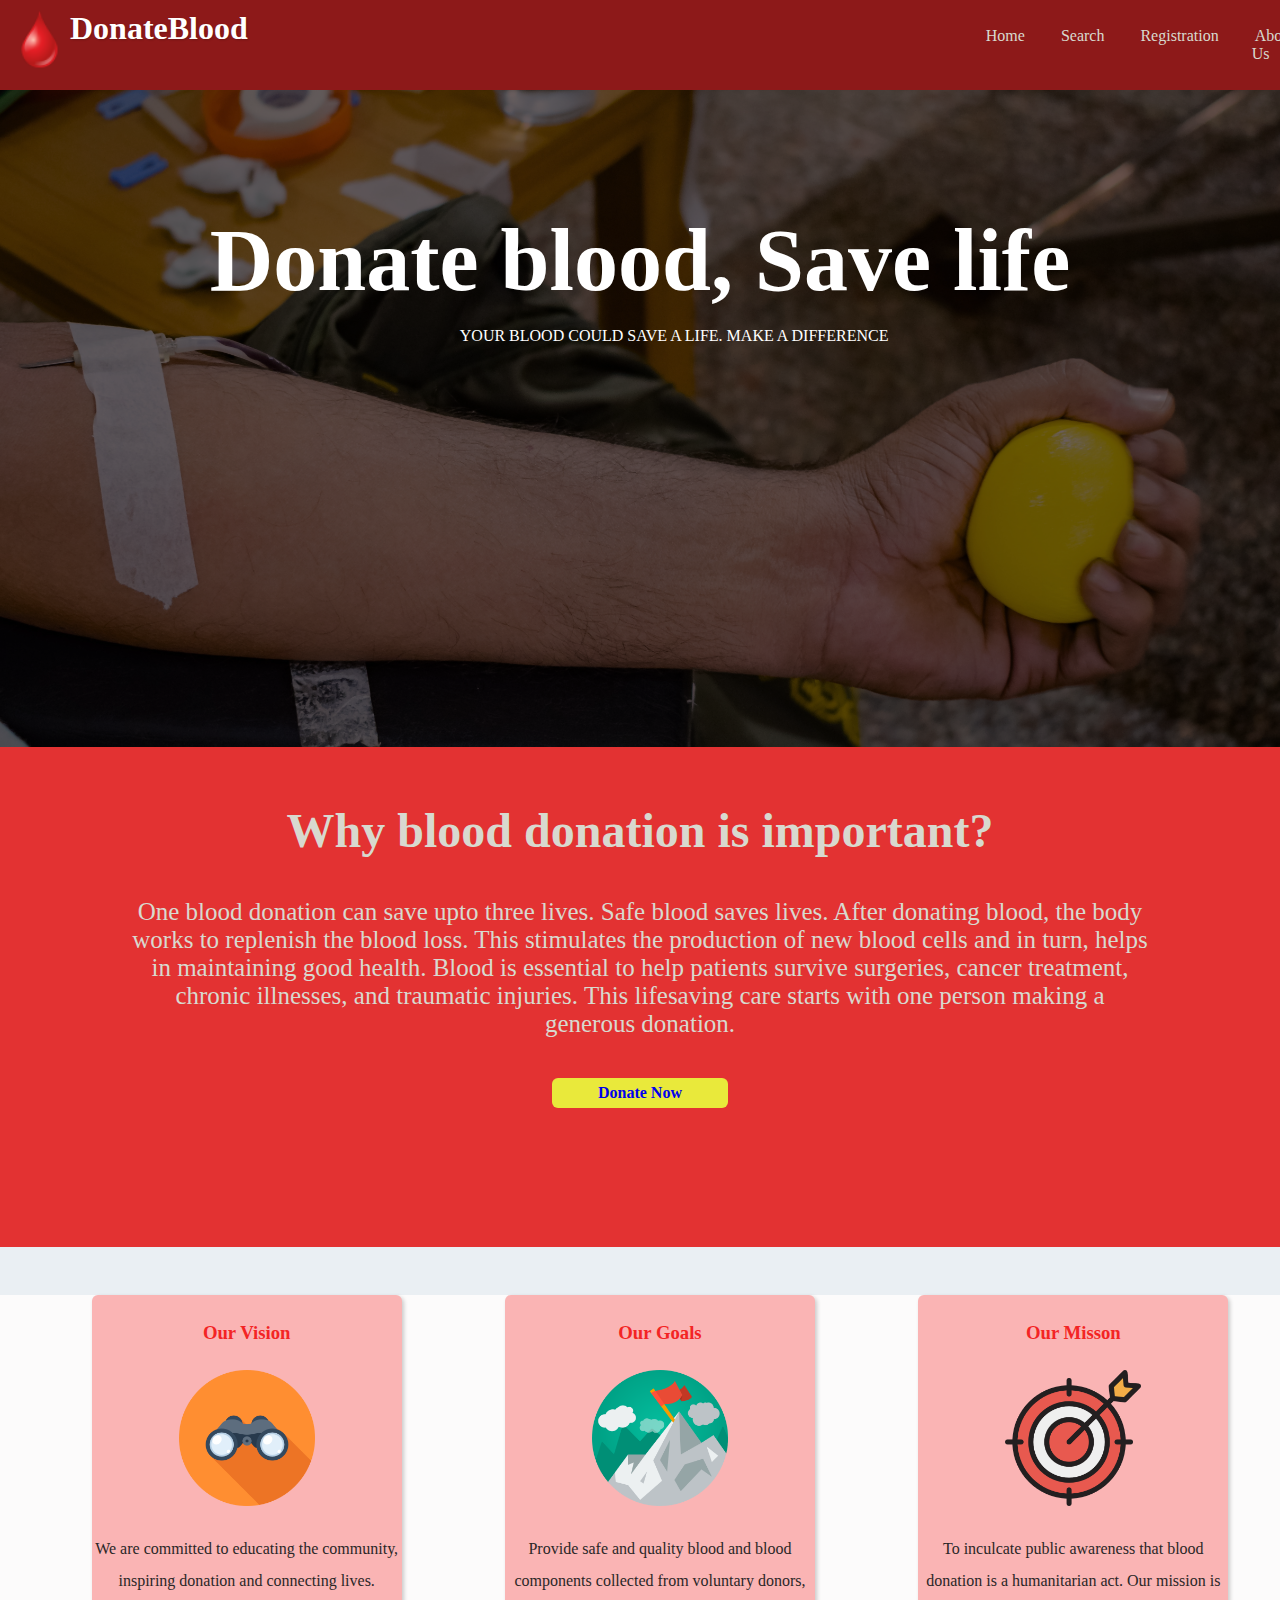
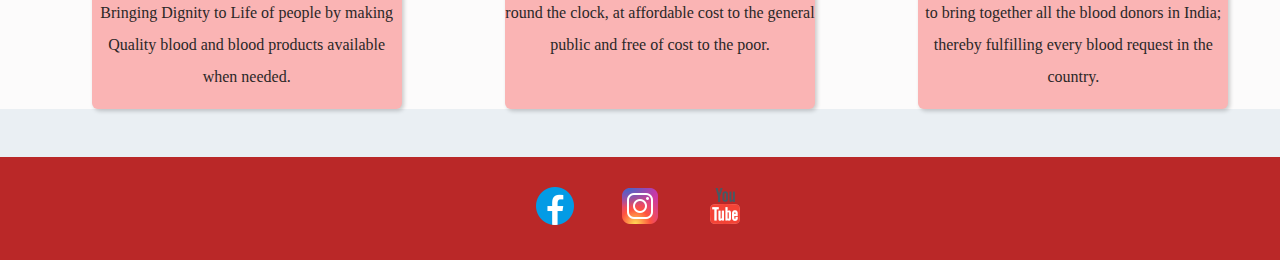
<file: New folder (2)/index.html>
<!DOCTYPE html>
<html lang="en">

<head>
    
<link href="https://fonts.googleapis.com/css2?family=Heebo:wght@300;400;500;600;700&display=swap" rel="stylesheet">
    <link rel="preconnect" href="https://fonts.googleapis.com">
<link rel="preconnect" href="https://fonts.gstatic.com" crossorigin>
<link href="https://fonts.googleapis.com/css2?family=Roboto+Mono:wght@500&display=swap" rel="stylesheet">
    <link rel="stylesheet" href="style.css">
    <title>Document</title>
</head>

<body>
    <header class="header">
        <img id="img" src="img/bloodrop.png" alt="drop">
    
        <a href="/" id="logo">DonateBlood</a>
        <nav class="nav">
            <ul>
                <li><a href="">Home</a></li>
                <li><a href="">Search</a></li>
                <li><a href="registration/btn.html">Registration</a></li>
                <li><a href="">About Us</a></li>
             
            </ul>
        </nav>
    </header>
    <main>
        <div id="mainContent">
            <section id="highlights">

                <h1>Donate blood, Save life</h1>
                <p>YOUR BLOOD COULD SAVE A LIFE. MAKE A DIFFERENCE</p>
            </section>
        </div>
        <div id="brief">
            <section class="briefContent">
                <h2>Why blood donation is important?</h2>
                <p><span>One blood donation can save upto three lives. Safe blood saves lives.</span> After donating blood, the body works to replenish the blood loss. This stimulates the production of new blood cells and in turn, helps in maintaining good health.  Blood is essential to help patients survive surgeries, cancer treatment, chronic illnesses, and traumatic injuries. This lifesaving care starts with one person making a generous donation.</p>
                    <a href="registration/btn.html" class="btn">Donate Now</a>
            </section>
        </div>

        <div id="cards">

            <ul>
                <li>
                    <h3>Our Vision</h3>
                    <img src="img/binoculars.png" alt="">
                    <p>We are committed to educating the community, inspiring donation and connecting lives. Bringing Dignity to Life of people by making Quality blood and blood products available when needed.</p>
                </li>
                <li>
                    <h3>Our Goals</h3>
                    <img src="img/goal.png" alt="">
                    <p>Provide safe and quality blood and blood components collected from voluntary donors, round the clock, at affordable cost to the general public and free of cost to the poor.</p>
                </li>
                <li>
                    <h3>Our Misson</h3>
                    <img src="img/target.png" alt="">
                    <p>To inculcate public awareness that blood donation is a humanitarian act. Our mission is to bring together all the blood donors in India; thereby fulfilling every blood request in the country.</p>
                </li>
            </ul>
                
        </div>
    </main>
    <footer >
        <ul>
            <li><a href=""><img class="footerIcon" src="img/facebook.png" alt=""></a></li>
            <li><a href=""><img class="footerIcon" src="img/instagram.png" alt=""></a></li>
            <li><a href=""><img class="footerIcon" src="img/youtube.png" alt=""></a></li>
        </ul>
    </footer>
</body>

</html>
</file>
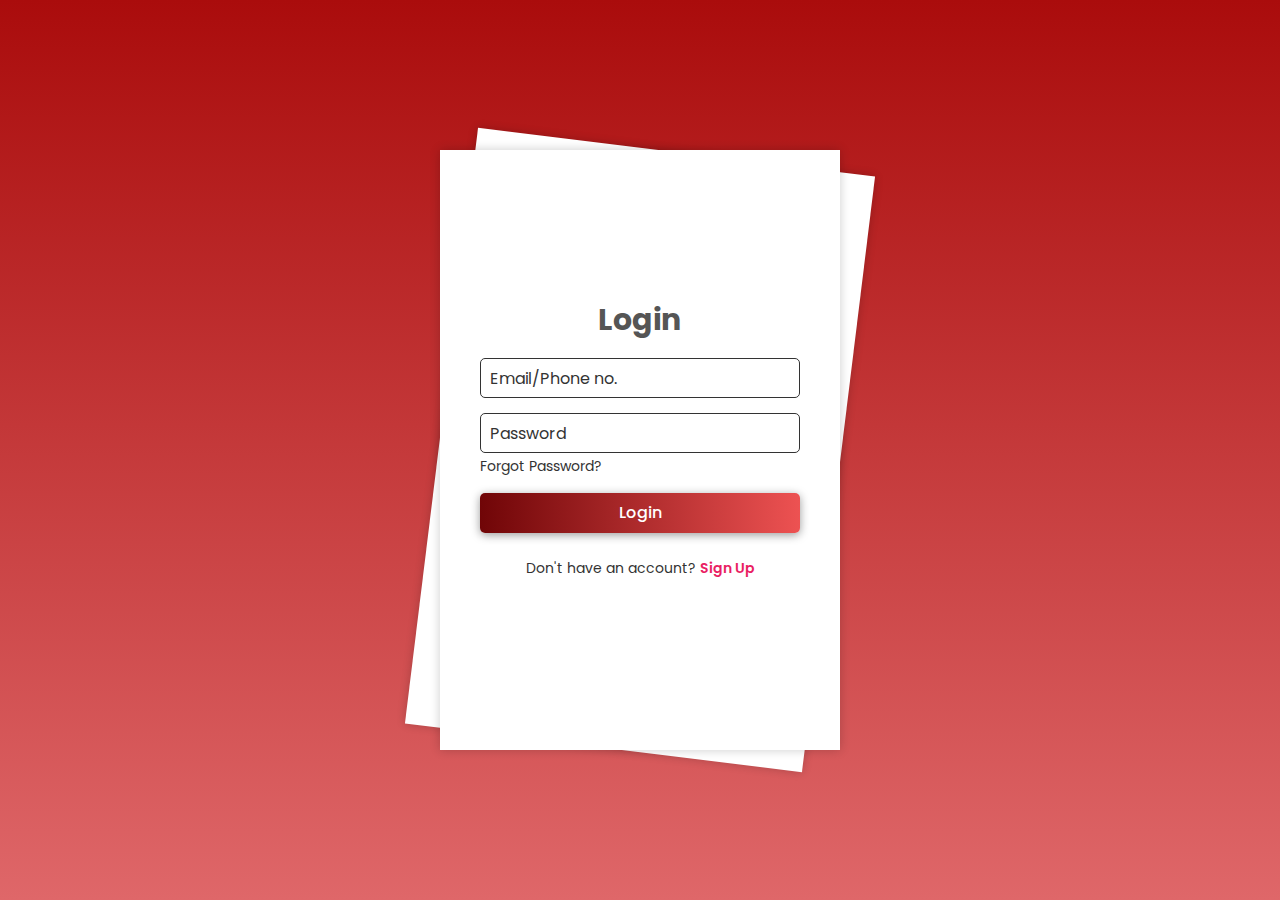
<file: New folder (2)/registration/btn.html>
<!DOCTYPE html>
<html lang="en">

<head>
    <meta charset="UTF-8">
    <meta http-equiv="X-UA-Compatible" content="IE=edge">
    <meta name="viewport" content="width=device-width, initial-scale=1.0">
    <title>Login and Registration Form </title>
    <link rel="stylesheet" href="btn.css">
</head>

<body>

    <div class="wrapper">
        <div class="form-wrapper sign-up">
            <form action="">
                <h2>Sign Up</h2>
                <div class="input-group">
                    <input type="text" required>
                    <label for="">Name</label>
                </div>
                <div class="input-group">
                    <select class="opt">
                        <option value="volvo">Male</option>
                        <option value="saab">Female</option>
                        <option value="opel">Other</option>
                    </select>
                    <!-- <label for="">Gender</label> -->
                </div>
                <div class="input-group">
                    <input type="Date" required>
                    <!-- <label for="">Date of Birth</label> -->
                </div>
                <div class="input-group">
                    <select class="opt">
                        <option value="">A+</option>
                        <option value="">A-</option>
                        <option value="">B+</option>
                        <option value="">B-</option>
                        <option value="">AB+</option>
                        <option value="">AB-</option>
                        <option value="">O+</option>
                        <option value="">O-</option>
                    </select>
                    <!-- <input type="Blood Group" required> -->
                    <!-- <label for="">Blood Group</label> -->
                </div>
                <div class="input-group">
                    <select class="opt">
                        <option value="">-- Select --</option><optgroup title="Uttar Pradesh" label="&raquo; Uttar Pradesh"></optgroup><option value="Agra" >Agra</option><option value="Allahabad" >Allahabad</option><option value="Kushinagar" >Kushinagar</option><option value="Varanasi" >Varanasi</option><option value="Lucknow" >Lucknow</option><optgroup title="Madhya Pradesh" label="&raquo; Madhya Pradesh"></optgroup><option value="Bhopal" >Bhopal</option><option value="Gwalior" >Gwalior</option><option value="Ujjain" >Ujjain</option><option value="Sehore" >Sehore</option><option value="Indore" >Indore</option><optgroup title="Rajasthan" label="&raquo; Rajasthan"></optgroup><option value="Alwar" >Alwar</option><option value="Jaipur" >Jaipur</option><option value="Jodhpur" >Jodhpur</option><option value="Pushkar" >Pushkar</option><option value="Bikaner" >Bikaner</option>
                    </select>
                    <!-- <input type="Blood Group" required> -->
                    <!-- <label for="">Blood Group</label> -->
                </div>
                <div class="input-group">
                    <input type="Email" required>
                    <label for="">Email</label>
                </div>
                <div class="input-group">
                    <input type="numbers" required>
                    <label for="">Phone No.</label>
                </div>
                <div class="input-group">
                    <input type="password" required>
                    <label for="">Password</label>
                </div>
                <button type="submit" onclick="SignUp();" class="btn">Sign Up</button>
                <div class="sign-link">
                    <p>Already have an account? <a href="#" class="signIn-link">Sign In</a></p>
                </div>
            </form>
        </div>

        <div class="form-wrapper sign-in">
            <form action="">
                <h2>Login</h2>
                <div class="input-group">
                    <input type="text" required>
                    <label for="">Email/Phone no.</label>
                </div>
                <div class="input-group">
                    <input type="password" required>
                    <label for="">Password</label>
                </div>
                <div class="forgot-pass">
                    <a href="#">Forgot Password?</a>
                </div>
                <button type="submit" class="btn">Login</button>
                <div class="sign-link">
                    <p>Don't have an account? <a href="#" class="signUp-link">Sign Up</a></p>
                </div>
            </form>
        </div>
    </div>

    <script src="btn.js"></script>
</body>

</html>
</file>
<file: New folder (2)/style.css>
*{
  font-family: "Arvo", serif;
}
body {
  margin: 0;
  background-color: rgb(234, 239, 243);
}
#img{
  height: 60px;
  width: 60px;
}
header {
  display: flex;
  /* justify-content: space-between; */
  padding: 1.5rem;
  color: #d8d9cf;
  /* align-items: center; */
  background-color: #8d1919;
  /* background-color: rgb(186, 97, 97); */
  /* background-image: url("img/bg.jpg");bg img */
  
}
header #logo {
    color: white;
    text-decoration: none;
    font-weight: bold;
    text-transform: capitalize;
    font-size: 2rem;
    text-shadow: 1px 1px 2px rgba(0, 0, 0, 0.2);
    margin-right: 680px;
}
/* .nav{
  margin-left: 5px;
  padding-right: 0px;
  height: 20px;
} */
.header{
  /* height: 40px; */
  padding: 10px;
}
nav ul {
    list-style: none;
    display: flex;
  }
nav ul li {
    margin: 1px 15px;
}
nav ul a {
    text-decoration: none;
    color: #d8d9cf;
    padding: 3px;
}
nav ul a:hover{

    background-color: #e7415c;
    color: #dfb5b5;
    padding: 7px;
    border-radius: 5px;
    
}

/* main */
#mainContent {
  height: 657px;
  color: white;
  background: url(img/main.jpg);
  background-color: rgb(105, 93, 93);
  background-blend-mode: multiply;
  
  background-size: cover;
}
#highlights {
  width: max-content;
  margin: 0 auto;
  font-family: 'Heebo', sans-serif;
  /* font-size: 100px; */
}

#highlights h1 {
  padding-top: 7.5rem;
  font-size: 5.5rem;
  margin: 0;
}
#highlights p{
  margin-left: 250px;
}

#brief {
  /* background-color: rgb(205, 79, 37); */
  /* color: rgb(225, 225, 225); */
  background-color: #e33232;
  color: #d8d9cf;
  margin: 0;
  text-align: center;
  height: 500px;

  padding: auto;
}

.briefContent {
  width: 80%;
  margin: 0 auto;
}

.briefContent h2 {
  font-weight: bolder;
  font-size: 3rem;
  padding-top: 3.5rem;
  margin-top: 0;
}
#brief p{
  font-size: 25px;
  padding-bottom: 15px;
}
.btn {
  text-decoration: none;
  background-color: rgb(233, 233, 59);
  display: inline-block;
  width: 16%;
  margin: 0 auto;
  padding: 6px;
  border-radius: 6px;
  font-weight: bold;
}
.btn:hover {
  background-color: rgb(253, 253, 101);
  
}

/* cards */

#cards ul {
  margin: 3rem auto;
  line-height: 2;
  list-style: none;
  display: flex;
  text-align: center;
  justify-content: space-around;
}
#cards{
  background-color: rgb(252, 251, 251);
}
#cards ul li {
  background-color: rgb(250, 180, 180);
  width: 25%;
  box-shadow: 2px 2px 4px rgba(0, 0, 0, 0.2);
  border-radius: 6px;
  color: rgb(42, 39, 39);
}
#cards ul li img {
  width: 8.5rem;
}
#cards li h3{
    color: #f32424;
}
footer {
    background-color: rgb(186, 40, 40);
  
  }
  
  footer ul {
    list-style: none;
    display: flex;
    align-items: center;
    justify-content: space-around;
    width: 20%;
    margin: 3rem auto;
    margin-bottom: 0;
  padding: 1.5rem;
  }
  
  .footerIcon {
    width: 3rem;
    padding: 0.1rem;
  }
  .footerIcon:hover{
      background-color:rgb(239, 232, 232);
      border-radius: 32px;
  }
</file>
<file: New folder (2)/registration/btn.css>
@import url('https://fonts.googleapis.com/css2?family=Poppins:wght@300;400;500;600;700;800;900&display=swap');

* {
    margin: 0;
    padding: 0;
    box-sizing: border-box;
    font-family: 'Poppins', sans-serif;
}

body {
    display: flex;
    justify-content: center;
    align-items: center;
    min-height: 100vh;
    background: linear-gradient(#aa0c0c, #df6769);
    overflow: hidden;
}

.wrapper {
    position: relative;
    width: 400px;
    height: 600px;
}

.form-wrapper {
    position: absolute;
    top: 0;
    left: 0;
    display: flex;
    justify-content: center;
    align-items: center;
    width: 100%;
    height: 100%;
    background: #fff;
    box-shadow: 0 0 10px rgba(0, 0, 0, .2);
}

.wrapper.animate-signUp .form-wrapper.sign-in {
    transform: rotate(7deg);
    animation: animateRotate .7s ease-in-out forwards;
    animation-delay: .3s;
}

.wrapper.animate-signIn .form-wrapper.sign-in {
    animation: animateSignIn 1.5s ease-in-out forwards;
}

@keyframes animateSignIn {
    0% {
        transform: translateX(0);
    }

    50% {
        transform: translateX(-500px);
    }

    100% {
        transform: translateX(0) rotate(7deg);
    }
}

.wrapper .form-wrapper.sign-up {
    transform: rotate(7deg);
}

.wrapper.animate-signIn .form-wrapper.sign-up {
    animation: animateRotate .7s ease-in-out forwards;
    animation-delay: .3s;
}

@keyframes animateRotate {
    0% {
        transform: rotate(7deg);
    }

    100% {
        transform: rotate(0);
        z-index: 1;
    }
}

.wrapper.animate-signUp .form-wrapper.sign-up {
    animation: animateSignUp 1.5s ease-in-out forwards;
}

@keyframes animateSignUp {
    0% {
        transform: translateX(0);
        z-index: 1;
    }

    50% {
        transform: translateX(500px);
    }

    100% {
        transform: translateX(0) rotate(7deg);
    }
}

h2 {
    font-size: 30px;
    color: #555;
    text-align: center;
}

.input-group {
    position: relative;
    width: 320px;
    margin: 15px 0;
}

.input-group label {
    position: absolute;
    top: 50%;
    left: 5px;
    transform: translateY(-50%);
    font-size: 16px;
    color: #333;
    padding: 0 5px;
    pointer-events: none;
    transition: .5s;
}
.input-group select{
    width: 100%;
    height: 40px;
    font-size: 16px;
    color: #333;
    padding: 0 10px;
    background: transparent;
    border: 1px solid #333;
    outline: none;
    border-radius: 5px;
}
.input-group input {
    width: 100%;
    height: 40px;
    font-size: 16px;
    color: #333;
    padding: 0 10px;
    background: transparent;
    border: 1px solid #333;
    outline: none;
    border-radius: 5px;
}

.input-group input:focus~label,
.input-group input:valid~label {
    top: 0;
    font-size: 12px;
    background: #fff;
}

.forgot-pass {
    margin: -15px 0 15px;
}

.forgot-pass a {
    color: #333;
    font-size: 14px;
    text-decoration: none;
}

.forgot-pass a:hover {
    text-decoration: underline;
}

.btn {
    position: relative;
    top: 0;
    left: 0;
    width: 100%;
    height: 40px;
    background: linear-gradient(to right, #700507, #ed5252);
    box-shadow: 0 2px 10px rgba(0, 0, 0, .4);
    font-size: 16px;
    color: #fff;
    font-weight: 500;
    cursor: pointer;
    border-radius: 5px;
    border: none;
    outline: none;
}

.sign-link {
    font-size: 14px;
    text-align: center;
    margin: 25px 0;
}

.sign-link p {
    color: #333;
}

.sign-link p a {
    color: #e91e63;
    text-decoration: none;
    font-weight: 600;
}

.sign-link p a:hover {
    text-decoration: underline;
}
</file>
